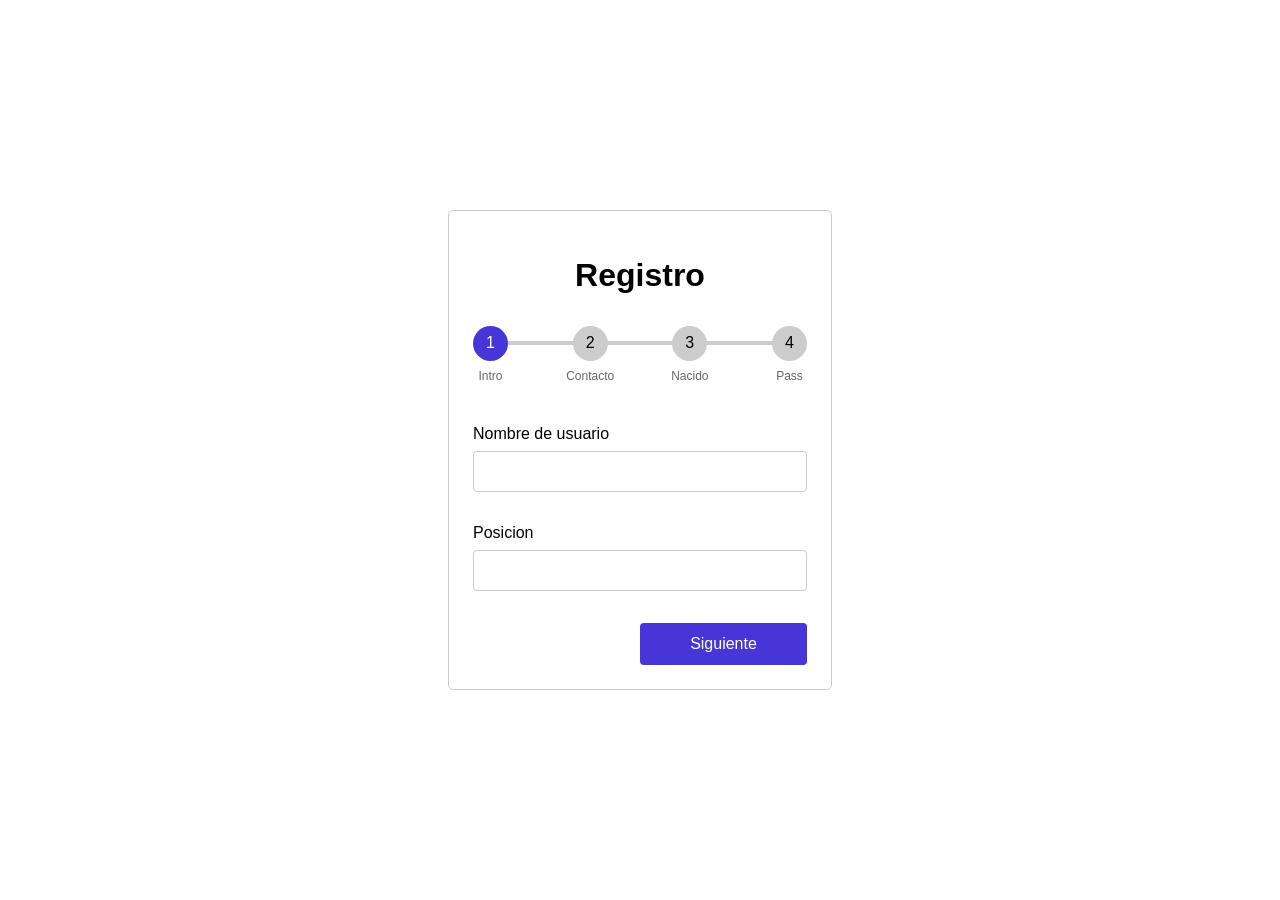
<file: Progressing Steps/index.html>
<!DOCTYPE html>
<html lang="en">
<head>
    <meta charset="UTF-8">
    <meta name="viewport" content="width=device-width, initial-scale=1.0">
    <link rel="stylesheet" href="style.css">
    <script src="script.js" defer></script>
    <title>Formulario de Registro</title>
</head>
<body>
    <form action="#" class="form">
        <h1 class="text-center">Registro</h1>
        <div class="progressbar">
            <div class="progress" id="progress"></div>
            <div class="progress-step progress-step-active" data-title="Intro"></div>
            <div class="progress-step" data-title="Contacto"></div>
            <div class="progress-step" data-title="Nacido"></div>
            <div class="progress-step" data-title="Pass"></div>
        </div>

        <div class="form-step form-step-active">
            <div class="input-group">
                <label for="username">Nombre de usuario</label>
                <input type="text" id="username" name="username">
            </div>
            <div class="input-group">
                <label for="position">Posicion</label>
                <input type="text" id="position" name="position">
            </div>
            <div class="">
                <a href="#" class="btn btn-next width-50 ml-auto">Siguiente</a>
            </div>
        </div>
        <div class="form-step">
            <div class="input-group">
                <label for="phone">Telefono</label>
                <input type="text" id="phone" name="phone">
            </div>
            <div class="input-group">
                <label for="email">Email</label>
                <input type="text" id="email" name="email">
            </div>
            <div class="btns-group">
                <a href="#" class="btn btn-prev">Anterior</a>
                <a href="#" class="btn btn-next">Siguiente</a>
            </div>
        </div>
        <div class="form-step">
            <div class="input-group">
                <label for="dob">Fecha de Nacimiento</label>
                <input type="date" id="dob" name="dob">
            </div>
            <div class="btns-group">
                <a href="#" class="btn btn-prev">Anterior</a>
                <a href="#" class="btn btn-next">Siguiente</a>
            </div>
        </div>
        <div class="form-step">
            <div class="input-group">
                <label for="pass">Contraseña</label>
                <input type="password" id="pass" name="pass">
            </div>
            <div class="input-group">
                <label for="confirm-pass">Confirmar contraseña</label>
                <input 
                type="password" name="confirm-pass" confirm-pass="confirm-pass" />
            </div>
            <div class="btns-group">
                <a href="#" class="btn btn-prev">Anterior</a>
                <button type="submit" class="btn">Enviar</button>
            </div>
        </div>
    </form>
    
</body>
</html>
</file>
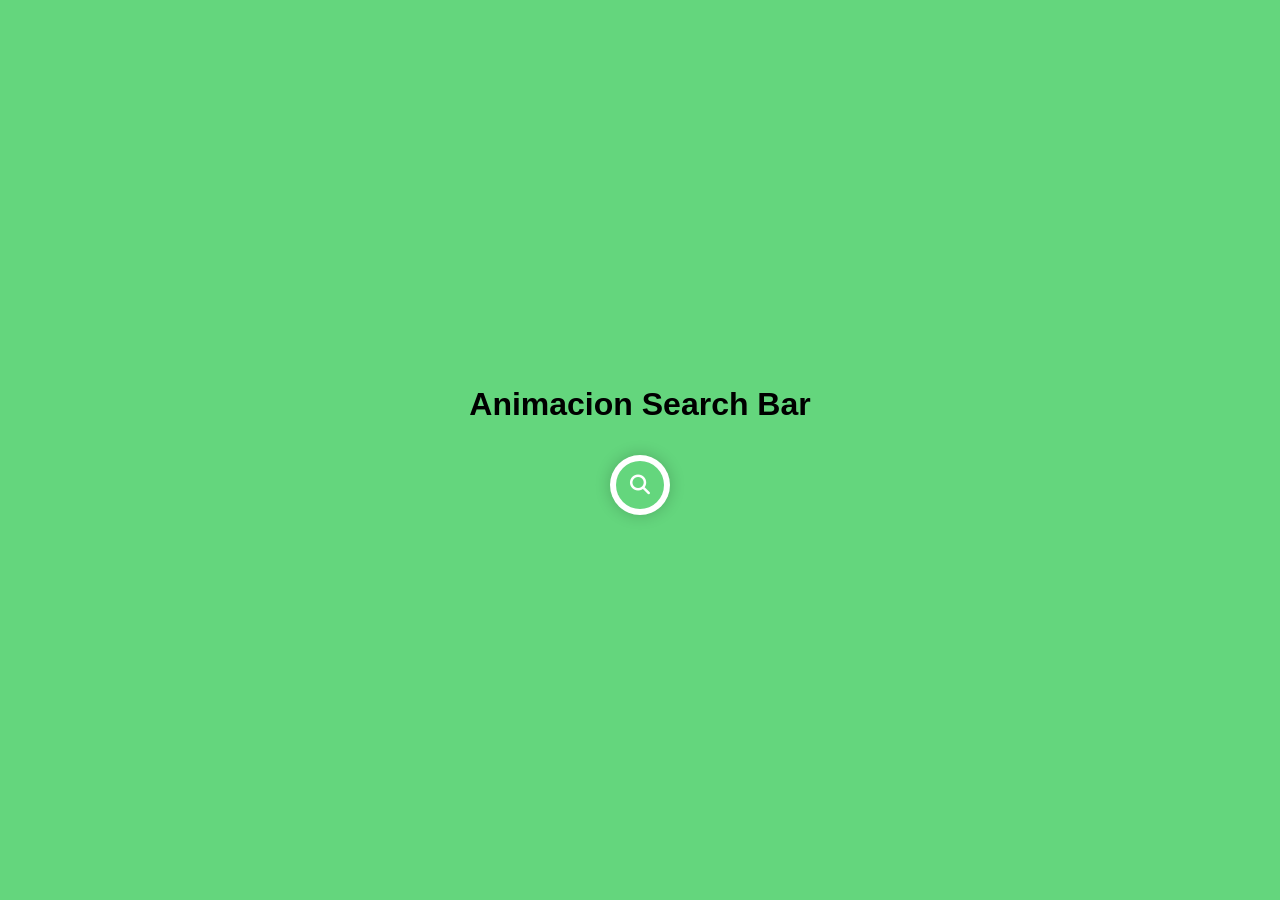
<file: Search bar/index.html>
<!DOCTYPE html>
<html lang="en">
<head>
    <meta charset="UTF-8">
    <meta name="viewport" content="width=device-width, initial-scale=1.0">
    <link rel="stylesheet" href="./style.css">
    <link rel="stylesheet" href="https://cdnjs.cloudflare.com/ajax/libs/font-awesome/6.4.0/css/all.min.css">
    <title>Animacion Search Bar</title>
</head>
<body>
    <div class="container">
        <h1 class="tittle">Animacion Search Bar</h1>

        <form action="" class="search-form">
            <input type="text" class="search-input" placeholder="Buscar...">
            
            <div class="search-button">
                <i class="fa-solid fa-magnifying-glass search-icon"></i>
                <i class="fa-solid fa-xmark search-close"></i>
            </div>
        </form>
    </div>
    <script src="./script.js"></script>
</body>
</html>
</file>
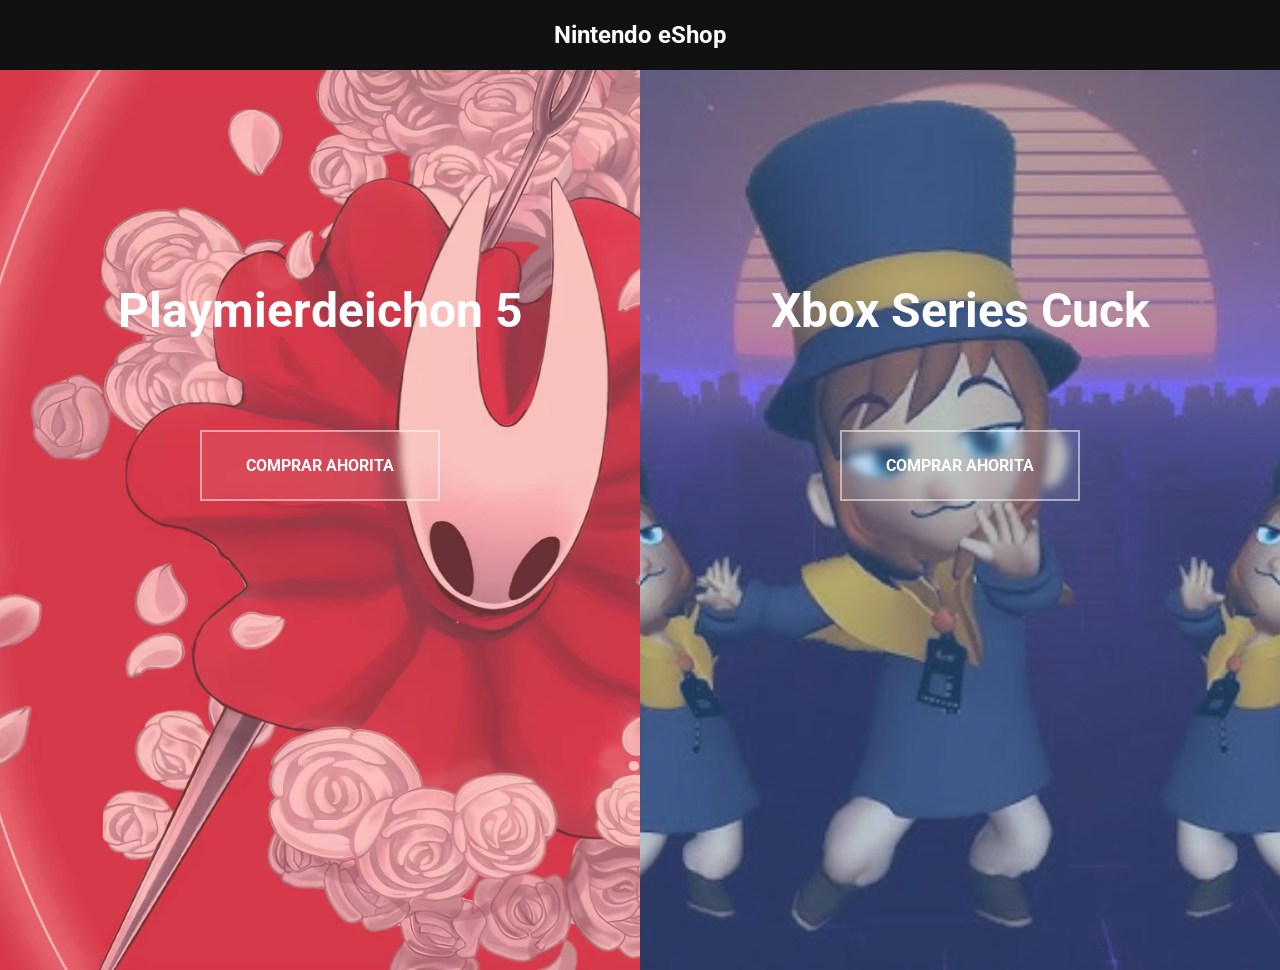
<file: split landing/index.html>
<!DOCTYPE html>
<html lang="en">
<head>
    <meta charset="UTF-8">
    <meta name="viewport" content="width=device-width, initial-scale=1.0">
    <link rel="stylesheet" href="style.css">
    <title>split landing</title>
</head>
<body>

    <div class="top-banner">
        <h3>Nintendo eShop</h3>
    </div>

    <div class="container">
        <div class="split left">
            <h1>Playmierdeichon 5</h1>
            <a href="#" class="btn">Comprar Ahorita</a>
        </div>

        <div class="split right">
            <h1>Xbox Series Cuck</h1>
            <a href="#" class="btn">Comprar Ahorita</a>
        </div>
    </div>

    <script src="script.js"></script>
</body>
</html>
</file>
<file: Progressing Steps/style.css>
:root{
    --primary-color: #4636d8;
}


*,
*::before,
*,::after {
    box-sizing: border-box;
}

body{
    font-family: 'Poppins', sans-serif;
    margin: 0;
    place-items: center;
    display: grid;
    min-height: 100vh;
}

label{
    display: block;
    margin-bottom: 0.5rem;
}
input{
    display: block;
    width: 100%;
    padding: 0.75rem;
    border: 1px solid #ccc;
    border-radius: 0.25rem;
    margin: 0.5rem 0 1rem;
}

.width-50{
    width: 50%;
}

.ml-auto{
    margin-left: auto;
}

.text-center{
    text-align: center;
}

.progressbar{
    position: relative;
    display: flex;
    justify-content: space-between;
    counter-reset: step;
    margin: 2rem 0 4rem;
}

.progressbar::before, .progress{
    content: "";
    position: absolute;
    top: 50%;
    transform: translateY(-50%);
    height: 4px;
    width: 100%;
    background-color: #ccc;
    z-index: -1;
}

.progress{
    background-color: var(--primary-color);
    width: 0%;
    transition: 0.3s;
}

.progress-step{
    width: 2.1875rem;
    height: 2.1875rem;
    background-color: #ccc;
    border-radius: 50%;
    display: flex;
    justify-content: center;
    align-items: center;

}

.progress-step::before{
    counter-increment: step;
    content: counter(step);

}

.progress-step::after{
    content: attr(data-title);
    position: absolute;
    top: calc(100% + 0.5rem);
    font-size: 0.75rem;
    color: #666;
}

.progress-step-active{
    background-color: var(--primary-color);
    color: #fff;
}

.form{
    width: clamp(300px, 30%, 430px);
    margin: 0 auto;
    border: 1px solid #ccc;
    border-radius: 0.3rem;
    padding: 1.5rem;
}

.form-step{
    display: none;
    transform-origin: top;
    animation: animate 0.5s;
}

.form-step-active{
    display: block;
}

.input-group{
    margin: 2rem 0;
}

@keyframes animate {
    from{
        transform: scale(1,0);
        opacity: 0;
    }
     to{
        transform: scale(1,1);
        opacity: 1;
    }
}

.btns-group{
    display: grid;
    grid-template-columns: repeat(2, 1fr);
    gap: 1.5rem;
}

.btn{
    padding: 0.75rem;
    display: block;
    text-decoration: none;
    background-color: var(--primary-color);
    color: #fff;
    text-align: center;
    border-radius: 0.25rem;
    cursor:pointer;
    transition: 0.3s;
}

input.btn {
    appearance: none;
    border: none;
    display: inline-block;
    width: auto;
}
.btn:hover{
    box-shadow: 0 0 5px #fff, 0 0 0 3px var(--primary-color);
}
</file>
<file: Search bar/style.css>
*{
    margin: 0;
    padding: 0;
    box-sizing: border-box;
    font-family: 'Poppins', sans-serif;
}

.container{
    width: 100%;
    min-height: 100vh;
    display: flex;
    flex-direction: column;
    justify-content: center;
    background-color: #64d67d;
    align-items: center;
}

.tittle {
    font-size: 2rem;
    color: black;
    margin-bottom: 2rem;
}

.search-form{
    position: relative;
    width: 3.75rem;
    height: 3.75rem;
    border-radius: 999px;
    background-color: white;
    box-shadow: 0 0 1rem rgba(0, 0, 0, 0.2);
    padding:  0.75rem;
    margin: 0 0.5rem;
    transition: width 0.3s;
}

.search-input{
    background-color: white;
    border: none;
    outline: none;
    width: 100%;
    height: 100%;
    border-radius: 999px;
    padding-left: 1rem;
    font-size: small;
    pointer-events: none;
}

.search-button{
    width: 3rem;
    height: 3rem;
    border-radius: 999px;
    background-color: #64d67d;
    position: absolute;
    top: 50%;
    left: 50%;
    transform: translate(-50%, -50%);
    cursor: pointer;
    transition: all 0.3s;
}

.search-icon,
.search-close {
    position: absolute;
    font-size: 1.25rem;
    color: rgb(255, 255, 255);  
    top: 50%;
    left: 50%;
    transform: translate(-50%, -50%);
}

.search-close {
    opacity: 0;
}

.active-search{
    max-width: 100%;
    width: 20rem;
}

.active-search .search-button{
    left: calc(100% - 2rem);
}

.active-search .search-close{
    opacity: 1;
}

.active-search .search-icon{
    opacity: 0;
}
</file>
<file: split landing/style.css>
@import url('https://fonts.googleapis.com/css2?family=Roboto:wght@400;700&display=swap');

:root {
    --left-color: #ff6f61;
    --right-color: #4a90e2;
    --left-btn-hover-color: #ff3b2e;
    --right-btn-hover-color: #357ab8;
    --hover-width: 75%;
    --other-width: 25%;
    --speed: 1000ms;
}

* {
    box-sizing: border-box;
}

body {
    font-family: 'Roboto', sans-serif;
    height: 100vh;
    overflow: hidden;
    margin: 0;
}

.top-banner {
    position: fixed;
    top: 0;
    left: 0;
    width: 100%;
    height: 70px;
    background: #111;
    color: white;
    display: flex;
    justify-content: center;
    align-items: center;
    z-index: 1000;
}

.top-banner h3 {
    margin: 0;
    font-size: 1.5rem;
}

h1 {
    font-size: 3rem;
    color: #fff;
    position: absolute;
    left: 50%;
    top: 20%;
    transform: translateX(-50%);
    white-space: nowrap;
}

.btn {
    position: absolute;
    display: flex;
    align-items: center;
    justify-content: center;
    left: 50%;
    top: 40%;
    transform: translateX(-50%);
    text-decoration: none;
    color: #fff;
    font-size: 1rem;
    font-weight: bold;
    text-transform: uppercase;
    width: 15rem;
    padding: 1.5rem;

    border: 2px solid #fff;
    transition: all 0.3s ease;

    background: rgba(255, 255, 255, 0.08);
    backdrop-filter: blur(4px);
    border: 2px solid rgba(255,255,255,0.5);
    transition: all 0.3s ease;
}

.btn:hover {
    transform: translateX(-50%) translateY(-3px);
    box-shadow: 0 8px 20px rgba(0,0,0,0.25);
}

.split.left .btn:hover {
    background: linear-gradient(
        135deg,
        #ff6f61,
        #ff3b2e
    );
    border-color: #ff3b2e;
}

.split.right .btn:hover {
    background: linear-gradient(
        135deg,
        #4a90e2,
        #357ab8
    );
    border-color: #357ab8;
}

.container {
    width: 100%;
    height: 100%;
    background: #333;
}

.split {
    position: absolute;
    width: 50%;
    height: 100%;
    overflow: hidden;
}

.split.left {
    background: url('./img/2.jpg');
    background-repeat: no-repeat;
    background-size: cover;
    background-position: 90% center;
}

.split.left::before {
    content: '';
    position: absolute;
    width: 100%;
    height: 100%;
    background-color: var(--left-color);
    opacity: 0.4;
}

.split.right {
    right: 0;
    background: url('./img/5.jpg');
    background-repeat: no-repeat;
    background-size: cover;
    background-position: center;
}

.split.right::before {
    content: '';
    position: absolute;
    width: 100%;
    height: 100%;
    background-color: var(--right-color);
    opacity: 0.4;
}

.split.right,
.split.left,
.split.right::before, 
.split.left::before {
    transition: all var(--speed) ease-in-out;
}

.hover-left .left {
    width: var(--hover-width);
}

.hover-left .right {
    width: var(--other-width);
}

.hover-right .right {
    width: var(--hover-width);
}

.hover-right .left {
    width: var(--other-width);
}

@media (max-width: 800px) {
    .split {
        font-size: 2rem;
        top: 30%;
    }

    .btn {
        padding: 1.2rem;
        width: 12rem;
    }
}
.container {
    width: 100%;
    height: calc(100% - 70px);
    margin-top: 70px;
    background: #333;
}

.split h1,
.split .btn {
    transition: all 0.4s ease;
}

.hover-left .right h1,
.hover-left .right .btn {
    opacity: 0;
    transform: translateX(100px);
}

.hover-right .left h1,
.hover-right .left .btn {
    opacity: 0;
    transform: translateX(-500px);
}
</file>
